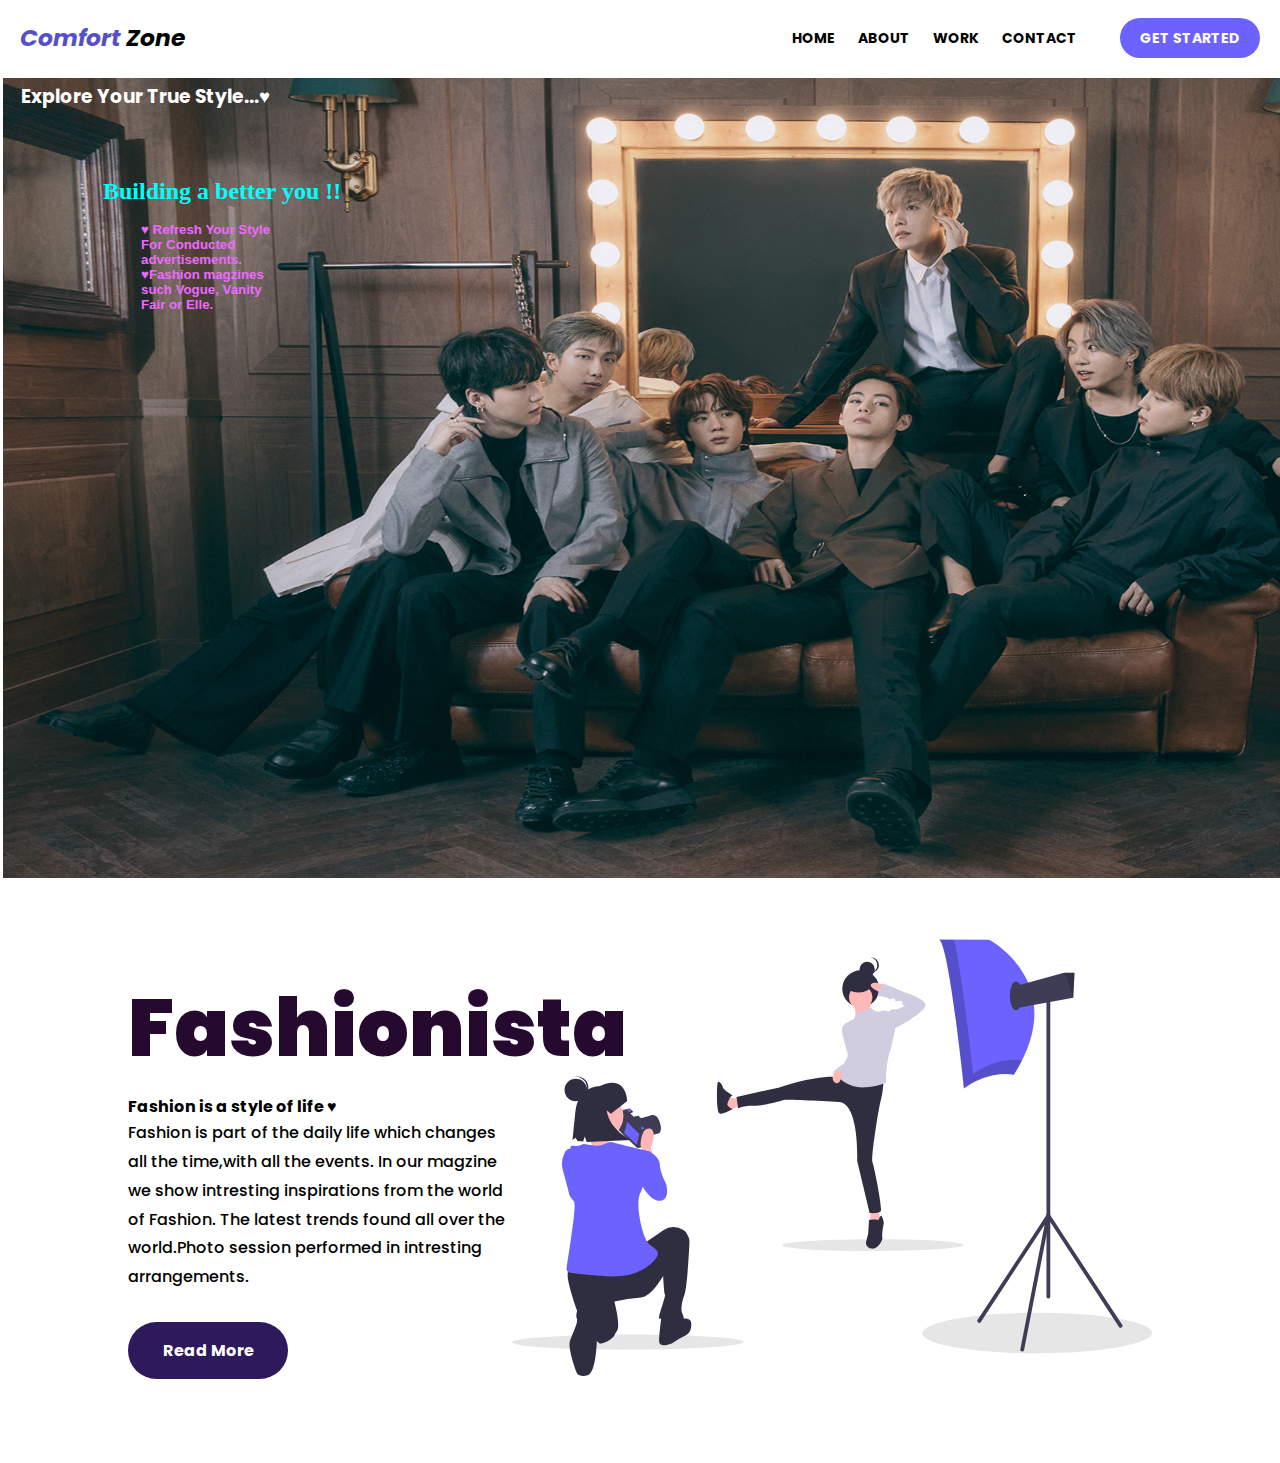
<file: Landingpage/index.html>
<!DOCTYPE html>
<html>
<head>
	
<title>Fashion Designer Landing Page</title>
	
	<link rel="stylesheet" href="style.css" type="text/css">
	
</head>

<body>

	<div id="header">
		<div id="logo">
			<h3><span>Comfort</span> Zone</h3>
		</div>
		
		<nav>
			
			<a href="#">HOME</a>
			<a href="#">ABOUT</a>
			<a href="#">WORK</a>
			<a href="#">CONTACT</a>
			<a href="#">GET STARTED</a>
		  
		</nav>
	</div>
	<div class="main">
		<img src="BTS2.jpg" id="bimage">
		<h2>Building a better you !!</h2>
		<div class="top-left">
		<h3> Explore Your True Style...&hearts;</h3>
		<h5>&hearts;   Refresh Your Style For Conducted advertisements.
		         &hearts;Fashion magzines such Vogue, Vanity Fair or Elle.</h5>
	</div>
	</div>
	

	<div id="container">
		<div id="content-container">
			<h1>Fashionista</h1>
			<h4>Fashion is a style of life &hearts;</h4>
			<p>Fashion is part of the daily life which changes all the time,with all the events.
				In our magzine we show intresting inspirations from the world of Fashion.
				The latest trends found all over the world.Photo session performed in intresting arrangements.
			</p>
			<button>Read More</button>
		</div>

		
		<div id="bg-container">
				<svg id="fb02131c-7562-4df1-93b0-5243264cce6d" data-name="Layer 1" xmlns="http://www.w3.org/2000/svg" width="994.40534" height="678.13326" viewBox="0 0 994.40534 678.13326"><ellipse cx="282.66161" cy="736.43531" rx="179.86451" ry="11.68958" transform="translate(-103.97896 -110.47875) rotate(-0.09196)" fill="#e6e6e6"/><ellipse cx="663.12685" cy="585.77243" rx="141.22814" ry="9.17856" transform="translate(-103.73665 -109.86828) rotate(-0.09196)" fill="#e6e6e6"/><ellipse cx="918.75577" cy="722.29912" rx="178.44712" ry="31.53382" transform="translate(-103.95545 -109.45782) rotate(-0.09196)" fill="#e6e6e6"/><path d="M309.35,418.14321l20.25283-5.6388s7.9329-1.58366,3.08564-17.07679-14.46094-11.15706-14.46094-11.15706l-17.96631,5.21965-7.09323,2.19056,9.9805,14.00177.83659,9.33246Z" transform="translate(-102.79733 -110.93337)" fill="#3f3d56"/><polygon points="167.418 266.274 161.064 291.656 193.622 323.209 196.421 323.911 203.888 321.813 210.243 296.433 203.806 289.664 210.385 287.94 196.345 274.31 189.019 275.848 183.142 270.013 187.108 268.428 187.483 266.935 182.678 263.153 167.418 266.274" fill="#3f3d56"/><polygon points="197.922 302.074 193.716 318.87 174.312 300.526 179.171 283.496 197.922 302.074" fill="#6c63ff"/><polygon points="167.418 266.274 166.527 269.833 198.902 301.328 201.701 302.029 208.936 300.071 209.334 300.063 210.243 296.433 203.806 289.664 210.385 287.94 196.345 274.31 189.019 275.848 183.142 270.013 187.108 268.428 187.483 266.935 182.678 263.153 167.418 266.274" fill="none" stroke="#3f3d56" stroke-miterlimit="10"/><ellipse cx="285.17096" cy="376.88627" rx="1.82771" ry="2.69344" transform="translate(-252.48941 451.04714) rotate(-75.94348)" fill="#6c63ff"/><ellipse cx="305.73877" cy="404.0502" rx="1.82771" ry="2.69344" transform="translate(-263.26764 491.56547) rotate(-75.94348)" fill="#6c63ff"/><path d="M322.80624,449.76143l-4.41669-15.01664s11.48327-27.38328-1.76667-30.03328-14.1333,25.61662-14.1333,25.61662l5.3,16.7833Z" transform="translate(-102.79733 -110.93337)" fill="#ffb6b6"/><circle cx="138.00777" cy="274.54162" r="35.08838" fill="#ffb6b6"/><path d="M252.15721,410.24325s2.064,25.80028,7.22406,27.86428-46.13421,16.51224-46.13421,16.51224l15.48017-17.54421s-6.49833-26.83227-13.72233-33.02434Z" transform="translate(-102.79733 -110.93337)" fill="#ffb6b6"/><path d="M301.60628,441.81141l14.13331-1.76667s16.78326,8.83332,16.78326,20.31663,9.71669,30.03328,9.71669,30.03328,7.06665,24.73328-8.83332,26.49995S303.373,490.39465,303.373,490.39465Z" transform="translate(-102.79733 -110.93337)" fill="#6c63ff"/><path d="M309.55623,582.26106l28.49157-19.62751a27.60654,27.60654,0,0,1,30.88791-.5582c3.92592,2.61728,6.87036,6.05246,6.87036,10.4691,0,13.24994-29.14991,44.16658-29.14991,44.16658S324.5729,665.29424,303.373,667.0609a365.84549,365.84549,0,0,0-41.51655,6.18328s9.71661,35.33327,4.41665,45.04988-25.61661,21.2-27.38328,20.31659-26.5-23.84992-37.09993-56.53322-17.66663-57.41652-7.95-59.18318S309.55623,582.26106,309.55623,582.26106Z" transform="translate(-102.79733 -110.93337)" fill="#2f2e41"/><path d="M373.15611,569.89442s6.18328-.88337,5.3,14.13331-3.53333,68.89986-7.95,79.49984-5.3,22.96663-3.53333,27.38325,5.3,11.48327-.8833,12.36664-31.79993-2.65-34.44989-3.53333,10.60005-35.33326,8.83339-37.09985-3.53333-43.28322-3.53333-43.28322Z" transform="translate(-102.79733 -110.93337)" fill="#2f2e41"/><path d="M364.32279,700.6275s15.0166-4.41669,16.78327,5.3c0,0,2.65,15.0166-8.83332,20.31659a141.90915,141.90915,0,0,0-21.2,12.36665s-18.54993,7.06665-19.4333-1.76667,3.5334-40.63325,3.5334-40.63325Z" transform="translate(-102.79733 -110.93337)" fill="#2f2e41"/><path d="M264.50635,711.22748l-28.26661-22.96662s5.3,28.26661-1.76666,33.5666l-3.22794,9.43714,9.03915,7.39414S268.03968,734.1941,264.50635,711.22748Z" transform="translate(-102.79733 -110.93337)" fill="#2f2e41"/><path d="M224.75643,672.36089s18.55,5.3,15.9,23.84992-6.04768,38.70314-6.04768,38.70314-1.019,49.63-14.26891,53.16335-16.7833-3.53333-16.7833-3.53333-15.06151-38.78234-10.6-50.34987c5.40042-14.00147,13.18226-29.72305,10.6-34.44989C201.01562,695.093,205.32317,669.71086,224.75643,672.36089Z" transform="translate(-102.79733 -110.93337)" fill="#2f2e41"/><path d="M214.15649,428.56147s7.06665.88333,18.55,2.65,19.4333-7.06665,25.61662-5.3,57.41652,14.13327,57.41652,14.13327L311.30817,474.019c-1.45245,11.13551-5.06,21.79814-9.68083,32.03321-7.45073,16.50309,3.58876,68.20231,14.11224,77.97557,9.15356,8.501,21.2,10.6,7.95,25.61657S287.47305,637.911,240.65647,633.4943s-52.99986-3.53333-52.99986-10.6,16.661-99.81644,11.361-105.11643-7.95-10.6-7.95-13.24994c0-1.77138-5.52582-21.699-9.18993-34.71816a37.107,37.107,0,0,1,2.76456-27.52819c1.65829-3.10329,3.55452-5.48626,5.542-5.77018,6.18329-.88333,1.88891-5.3,6.3056-5.3s7.06665.88333,9.71665,0Z" transform="translate(-102.79733 -110.93337)" fill="#6c63ff"/><path d="M281.86034,361.80742s-.79895-43.36023-43.35963-22.83495c0,0-32.72593-1.154-37.30581,40.243l-4.428,43.33936,4.74333-3.56616,3.178,4.901,8.66787.8856,2.53061-7.624,2.99912,8.36411,69.44685-3.25629s-33.32357-13.6141-38.5945-46.033l6.74758,5.31032Z" transform="translate(-102.79733 -110.93337)" fill="#2f2e41"/><circle cx="99.07293" cy="233.85934" r="17.3954" fill="#2f2e41"/><path d="M218.983,337.96795a17.3817,17.3817,0,0,0-19.57044-13.5517c.34873-.09742.69284-.20409,1.05177-.28075a17.39539,17.39539,0,1,1,7.26686,34.0234c-.35893.07666-.71659.11987-1.07469.17342A17.38168,17.38168,0,0,0,218.983,337.96795Z" transform="translate(-102.79733 -110.93337)" fill="#2f2e41"/><circle cx="541.81211" cy="76.46672" r="28.67357" fill="#2f2e41"/><path d="M659.70627,206.48938s-.4317,17.69936,1.2951,18.13106-23.743,7.33878-23.743,7.33878l-2.59013-24.17475Z" transform="translate(-102.79733 -110.93337)" fill="#ffb8b8"/><path d="M458.538,357.58143s-18.99442,0-19.42612-2.15844-4.31692,17.69933-4.31692,17.69933l7.77045,2.59013s14.6775-6.47535,15.97259-6.47535S458.538,357.58143,458.538,357.58143Z" transform="translate(-102.79733 -110.93337)" fill="#ffb8b8"/><path d="M437.8168,365.35187s3.45352-11.65567,7.77044-12.08737c0,0-14.6775-9.49724-15.10919-12.51906s-5.612-10.79228-7.77045-8.20215-2.15849,43.60086,1.72679,47.91778,21.15291-6.06774,21.15291-6.06774S434.79491,369.6688,437.8168,365.35187Z" transform="translate(-102.79733 -110.93337)" fill="#2f2e41"/><polygon points="569.428 419.757 572.881 438.319 556.909 440.909 556.909 419.757 569.428 419.757" fill="#ffb8b8"/><path d="M672.22534,547.09407s2.59013-8.20214,4.31692-6.90705,4.31693,9.49724,3.88523,11.65567-3.45353,18.99443-2.15844,22.01625-6.47535,18.56273-16.40429,17.26769-9.06554-9.92894-9.06554-9.92894l3.45353-13.3824,1.29509-21.15292S668.77181,544.93558,672.22534,547.09407Z" transform="translate(-102.79733 -110.93337)" fill="#2f2e41"/><circle cx="551.84255" cy="46.28802" r="11.86494" fill="#2f2e41"/><path d="M670.45981,150.79457a11.86611,11.86611,0,0,0-10.629-11.80077,11.98577,11.98577,0,0,1,1.236-.06414,11.86493,11.86493,0,0,1,0,23.72985,12.00825,12.00825,0,0,1-1.236-.06414A11.86613,11.86613,0,0,0,670.45981,150.79457Z" transform="translate(-102.79733 -110.93337)" fill="#2f2e41"/><circle cx="541.7997" cy="89.51232" r="18.13104" fill="#ffb8b8"/><path d="M680.42749,326.49963s-.8634,21.58456-4.31692,32.80859-15.90438,91.15833-13.31419,97.202,15.90437,72.88448,12.88254,76.76971-17.26768,2.59013-17.26768,2.59013l-19.3579-81.08663s3.817-89.4316-28.12819-91.59-84.1799-3.45352-84.1799-3.45352-33.67192,9.92888-48.78112,9.49724-23.743,3.88522-23.743,3.88522L451.631,355.42305l66.91221-14.6775s61.30019-21.15291,94.97217-15.5409S680.42749,326.49963,680.42749,326.49963Z" transform="translate(-102.79733 -110.93337)" fill="#2f2e41"/><path d="M656.25275,219.00842s5.18031-3.02186,6.47535,0,10.36058,5.612,13.81416,3.02186,12.08737.86339,12.08737.86339l9.49724,28.06s-4.74862,24.17474-9.06554,37.55718-6.04371,41.0107-4.31692,43.60089-34.53532,12.95076-52.23471,6.47535-21.58461-13.81416-21.58461-13.81416,19.42612-27.62827,12.95077-40.579-1.29509-27.62826-1.29509-27.62826l-2.59014-14.67753,14.67751-8.20215s.86339-7.77045,4.31692-7.77045S656.25275,219.00842,656.25275,219.00842Z" transform="translate(-102.79733 -110.93337)" fill="#d0cde1"/><path d="M626.466,242.31977h-6.47536a14.49211,14.49211,0,0,0-4.31692,13.38243c1.72679,8.20215,9.51437,35.39472,9.51437,35.39472l6.45823-16.832Z" transform="translate(-102.79733 -110.93337)" fill="#d0cde1"/><path d="M607.87142,311.64706s-12.91886,13.98918-3.42162,21.32793,11.83741-16.83594,11.83741-16.83594Z" transform="translate(-102.79733 -110.93337)" fill="#ffb8b8"/><path d="M626.466,282.4671l-3.02183,12.08737-5.18032,9.49721s-17.69933,11.65568-17.69933,15.9726c0,0,7.77045-9.92891,17.69933,0l8.84967-21.36874Z" transform="translate(-102.79733 -110.93337)" fill="#d0cde1"/><ellipse cx="538.47659" cy="70.3872" rx="19.77488" ry="11.86494" fill="#2f2e41"/><path d="M680.42749,182.31464s-13.81417-7.77045-19.42612-2.15846,16.836,14.24583,16.836,14.24583Z" transform="translate(-102.79733 -110.93337)" fill="#ffb8b8"/><path d="M685.60775,225.05211l3.02183-2.15847s3.45352-5.18028,6.47535-3.45352,20.72122-6.47539,20.72122-6.47539-6.47536,3.02186-6.47536-2.15846-.8634-4.31692-5.18032-4.31692-4.31692,2.15846-6.04371-.86339-.8634-4.74862-3.88523-3.02186-6.47535.4317-7.33875-.8634-16.40429-3.45352-16.40429-3.45352,6.04372-17.69936,7.33875-18.99443,34.53538,13.3825,34.53538,13.3825,41.87407,11.65567,31.08179,25.03811-49.64452,33.672-49.64452,33.672Z" transform="translate(-102.79733 -110.93337)" fill="#d0cde1"/><path d="M766.407,110.93337l77.88066.48372s128.18864,68.206,38.21472,209.45538c0,0-36.76358-8.70716-77.39692,21.28414C805.1055,342.15665,781.40273,116.25441,766.407,110.93337Z" transform="translate(-102.79733 -110.93337)" fill="#6c63ff"/><path d="M789.574,111.64041c13.95271,58.28271,29.72574,208.60515,29.72574,208.60515,36.303-26.795,69.49344-22.703,76.1605-21.526a257.991,257.991,0,0,1-12.95789,22.71607s-36.76351-8.70716-77.39685,21.28414c0,0-23.70277-225.9022-38.69846-231.22324Z" transform="translate(-102.79733 -110.93337)" opacity="0.2" style="isolation:isolate"/><polygon points="780.189 73.043 786.961 105.937 872.069 90.467 872.097 90.457 874.032 51.759 857.586 51.759 780.189 73.043" fill="#3f3d56"/><polygon points="858.959 51.759 872.069 90.467 872.097 90.457 874.032 51.759 858.959 51.759" opacity="0.2" style="isolation:isolate"/><ellipse cx="783.09119" cy="87.55526" rx="9.67463" ry="22.25161" fill="#3f3d56"/><path d="M936.1965,668.72927a2.95688,2.95688,0,0,1-2.95711-2.95672V198.48874a2.95715,2.95715,0,1,1,5.9143,0V665.77209a2.95688,2.95688,0,0,1-2.95666,2.95718Z" transform="translate(-102.79733 -110.93337)" fill="#3f3d56"/><path d="M895.56706,750.9642a2.95575,2.95575,0,0,1-2.90634-3.52317l37.74844-193.52018L831.28165,705.12513a2.95748,2.95748,0,1,1-4.94629-3.24359h0L933.72328,538.07937a2.95762,2.95762,0,0,1,5.376,2.18781L898.46636,748.57307A2.95887,2.95887,0,0,1,895.56706,750.9642Z" transform="translate(-102.79733 -110.93337)" fill="#3f3d56"/><path d="M1048.42434,714.19986a2.95279,2.95279,0,0,1-2.47544-1.33651L933.72335,541.62329a2.95685,2.95685,0,1,1,4.94629-3.24129h0l112.22554,171.24006a2.95733,2.95733,0,0,1-2.47084,4.5778Z" transform="translate(-102.79733 -110.93337)" fill="#3f3d56"/>
				</svg>
		</div>
		
	</div>
	
	


</body>
</html>
</file>
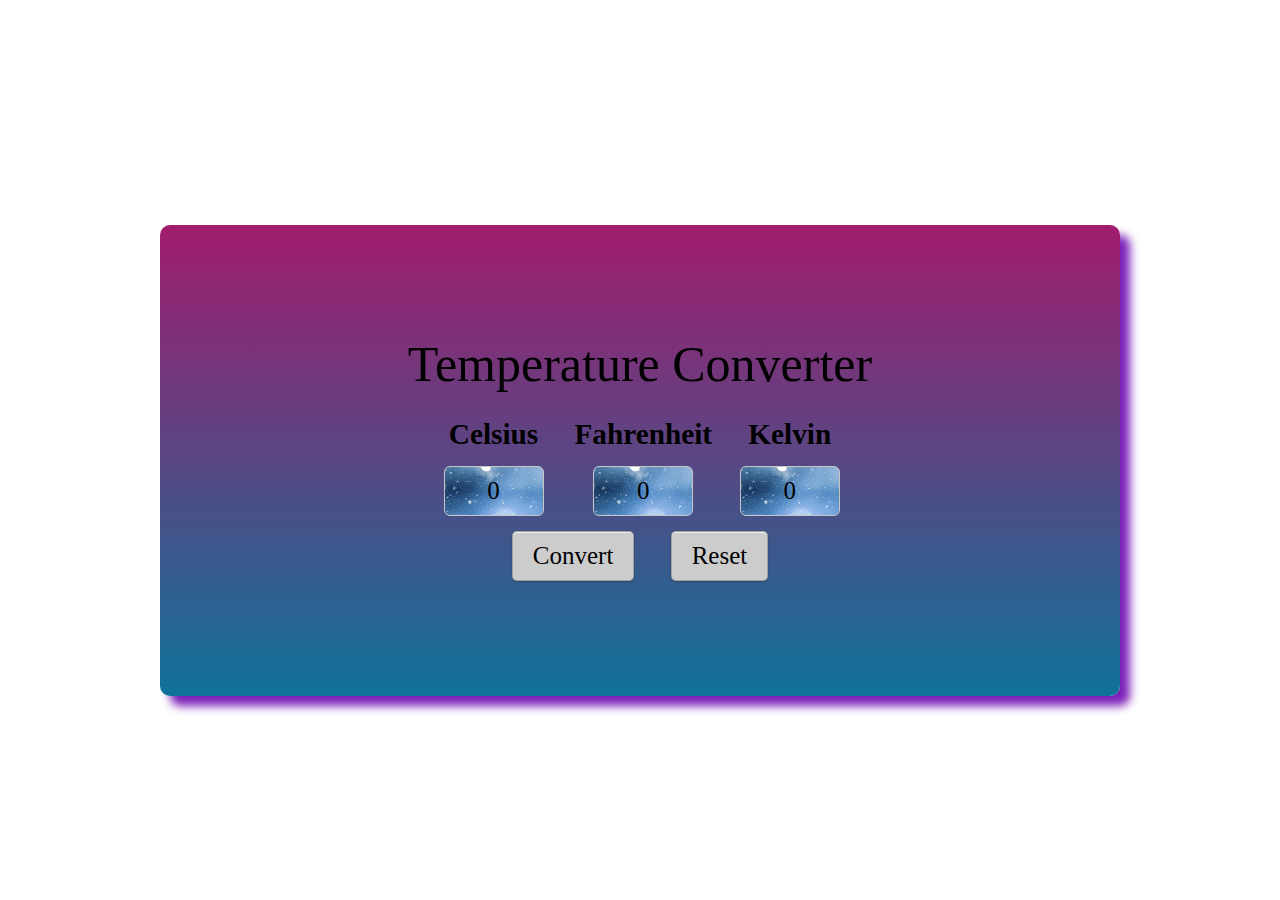
<file: temprature/index.html>
<html lang="en-us">
    <head>
        <meta charset="utf-8">
        <title>Temperature Converter</title>
        <link href='https://fonts.googleapis.com/css?family=Roboto+Condensed:700,300,400' rel='stylesheet' type='text/css'>
        <link rel="stylesheet" href="style.css"/>
    </head>
    <body>
        
        <div class="wrapper">
            <div class="card">
                <header>Temperature Converter</header>
                <div>
                    <div class="temp-fields">
                        <h3 class="spacing">Celsius</h3>
                        <input id="celsius" value="0"/>
                    </div>
                    <div class="temp-fields">
                        <h3 class="spacing">Fahrenheit</h3>
                        <input id="fahrenheit" value="0"/>
                    </div>
                    <div class="temp-fields">
                        <h3 class="spacing">Kelvin</h3>
                        <input id="kelvin" value="0"/>
                    </div>
                </div>
                <div>
                    <button id="submit" class="spacing" type="submit" value="submit">Convert</button>
                    <button id="reset" class="spacing" type="reset" value="reset">Reset</button>
                </div>
            </div>
        </div>
    </body>
    <script src="script.js"></script>
</html>
</file>
<file: Landingpage/style.css>
@import url('https://fonts.googleapis.com/css2?family=Poppins:wght@500;600;700&display=swap');

*{
	padding: 0px;
	margin: 0px;
	font-family: poppins, sans-serif;
	font-weight: 700;
	box-sizing: border-box;
}

#header{
	padding: 20px;
	width: 100%;
	background: #FFF;
	text-align: center;
	display: flex;
	flex-direction: row;
	justify-content: space-between;
	align-items: center;
}

#header #logo{
	font-style: italic;
	font-size: 20px;
}
#header #logo span{
	color: #564FCC;
}
#header nav{
	color: #000;
}


#header nav a{
	font-size: 14px;
	text-decoration: none;
	padding: 10px;
	text-align: center;
	color: black;
}
#header nav a:last-child{
	color: white;
	background: #6C63FF;
	padding: 10px 20px;
	margin-left: 30px;
	border-radius: 30px;
}

#header nav a:hover{
	opacity: 0.9;
}

#container{
	overflow: hidden;
	display: flex;
	flex-direction: row;
	justify-content: center;
	padding-top: 20px;
	height: 575px;
}
#bg-container{
	width: 50%;
}
#bg-container svg{
	width: 100%;
	height: 90%;
}
#content-container{
	width: 30%;
	display: flex;
	flex-direction: column;
	justify-content: center;
}

#content-container h1{
	color: #25092e;
	font-weight: 900;
	font-size: 80px;
	line-height: 0.9em;
	margin-bottom: 30px;
}
#content-container p{
	line-height: 1.8em;
	font-weight: 500;
}
#content-container button{
	border: none;
	outline: none;
	color: #FFF;
	background-color: #2d195c;
	padding: 16px 0px;
	border-radius: 40px;
	font-size: 16px;
	width: 160px;
	margin-top: 30px;
	cursor: pointer;
}
#content-container button:hover{
	opacity: 0.9;
}
#bimage{
	width: 1560px;
	height: 800px;
	margin: 0px;
	padding: 0px;
}

img{
	position: relative;
}
h2{
	color: rgb(70, 165,104);
	position: absolute;
	font-family:cursive , sans-serif;
	left: 100px;
	opacity: 1;
	top:  100px;
}
.main{
	margin: 3px;
	position: relative;
}
.top-left{
	position: absolute;
	color:#FFF;
	content: '\263C';
	font-family: Verdana, Geneva, Tahoma, sans-serif;
	top: 4px;
	left: 18px;
}
h5{
	color:rgb(238, 105, 255);
	position: absolute;
	font-family: sans-serif;
	left: 120px;
	opacity: 1;
	top:  140px;
}
h2{
	color:aqua;
	font-family: Georgia, 'Times New Roman', Times, serif;
}
</file>
<file: temprature/style.css>
body, input, button {
    font-family:Cambria, Cochin, Georgia, Times, 'Times New Roman', serif;
    font-size: 25px;
    text-align: center;
    background-position: center;
  }
  
  button {
    background: #CCC;
    border: 1px solid rgba(0,0,0,.2);
    box-shadow: inset 0 1px 0 rgba(255,255,255,.7), 0 1px 2px rgba(0,0,0,.25);
    border-radius: 5px;
    padding: 10px 20px;
    margin: 15px 0 15px 10px;
  }
  
  button:hover {
    background: rgb(221, 221, 221);
    cursor: pointer;
   
  }
  
  button:active {
    background: rgb(187, 187, 187);
    box-shadow: inset 0 1px 2px rgba(0,0,0,.25);
    
  }
  
  header{
    font-size: 2em;
    margin: 10px 0 10px 0;
  
  }
  
  input {
    background: #f8f8f8;
    width: 100px;
    padding: 10px 20px;
    border-radius: 6px;
    border: 1px solid #C6C6C6;
    background: url("temp.jpg");
   
  }
  
  .card{
      background-color: rgb(0, 4, 5);
      max-width: 100%;
      min-width: 300px;
      margin: auto;
      padding: 100px;
      margin-top: 25vh;
      border-radius: 10px;
      box-shadow: 10px 10px 10px rgb(124, 31, 185);
  
      background: #1d6b8a;
      background: -webkit-linear-gradient(top, #580931 0%, #238a85 100%);
      background:    -moz-linear-gradient(top, #940f52 0%, #23758a 100%); 
      background:         linear-gradient(to bottom, #a11c6e 0%, #0f7299 100%);
     
  }
  
  .spacing{
    margin: 15px;
    
  }
  
  .temp-fields{
    display: inline-block;
    
  }
  
  .wrapper{
    max-width:960px;
    margin: auto;
    
  }
</file>
